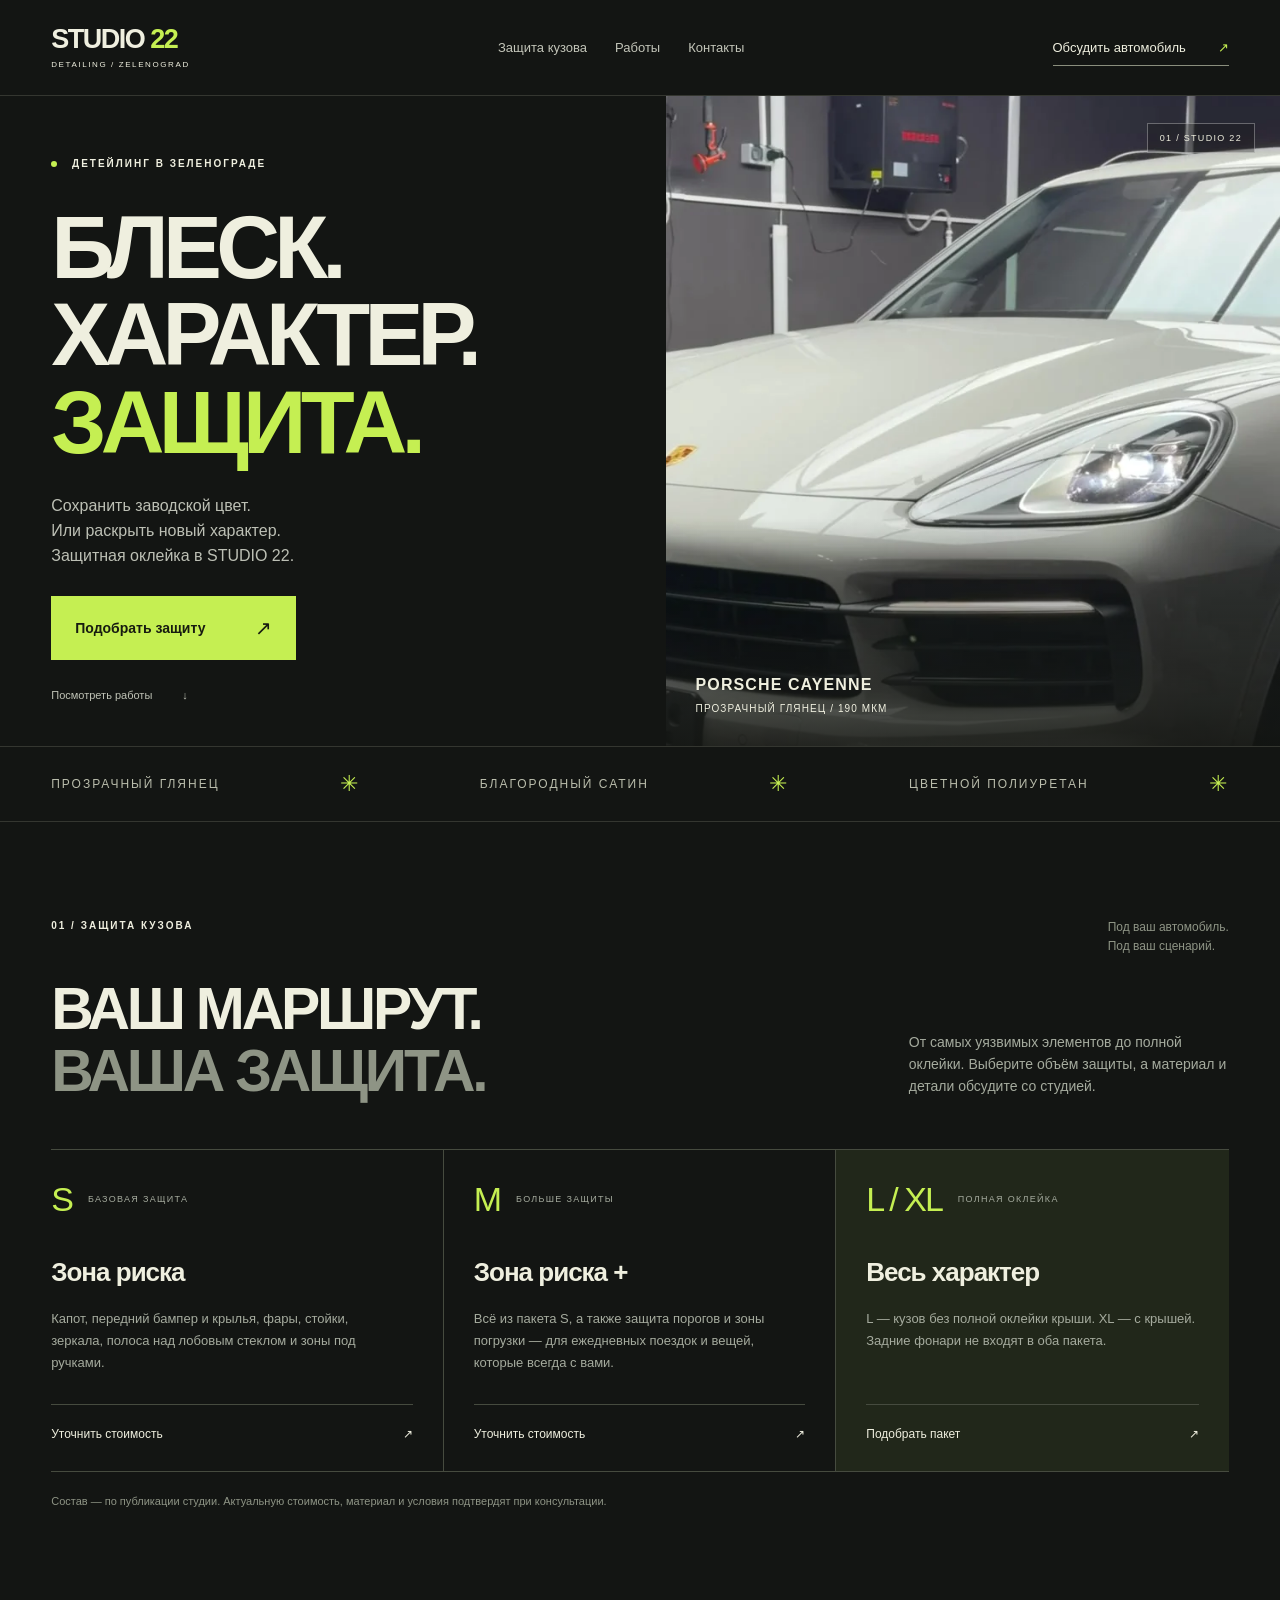
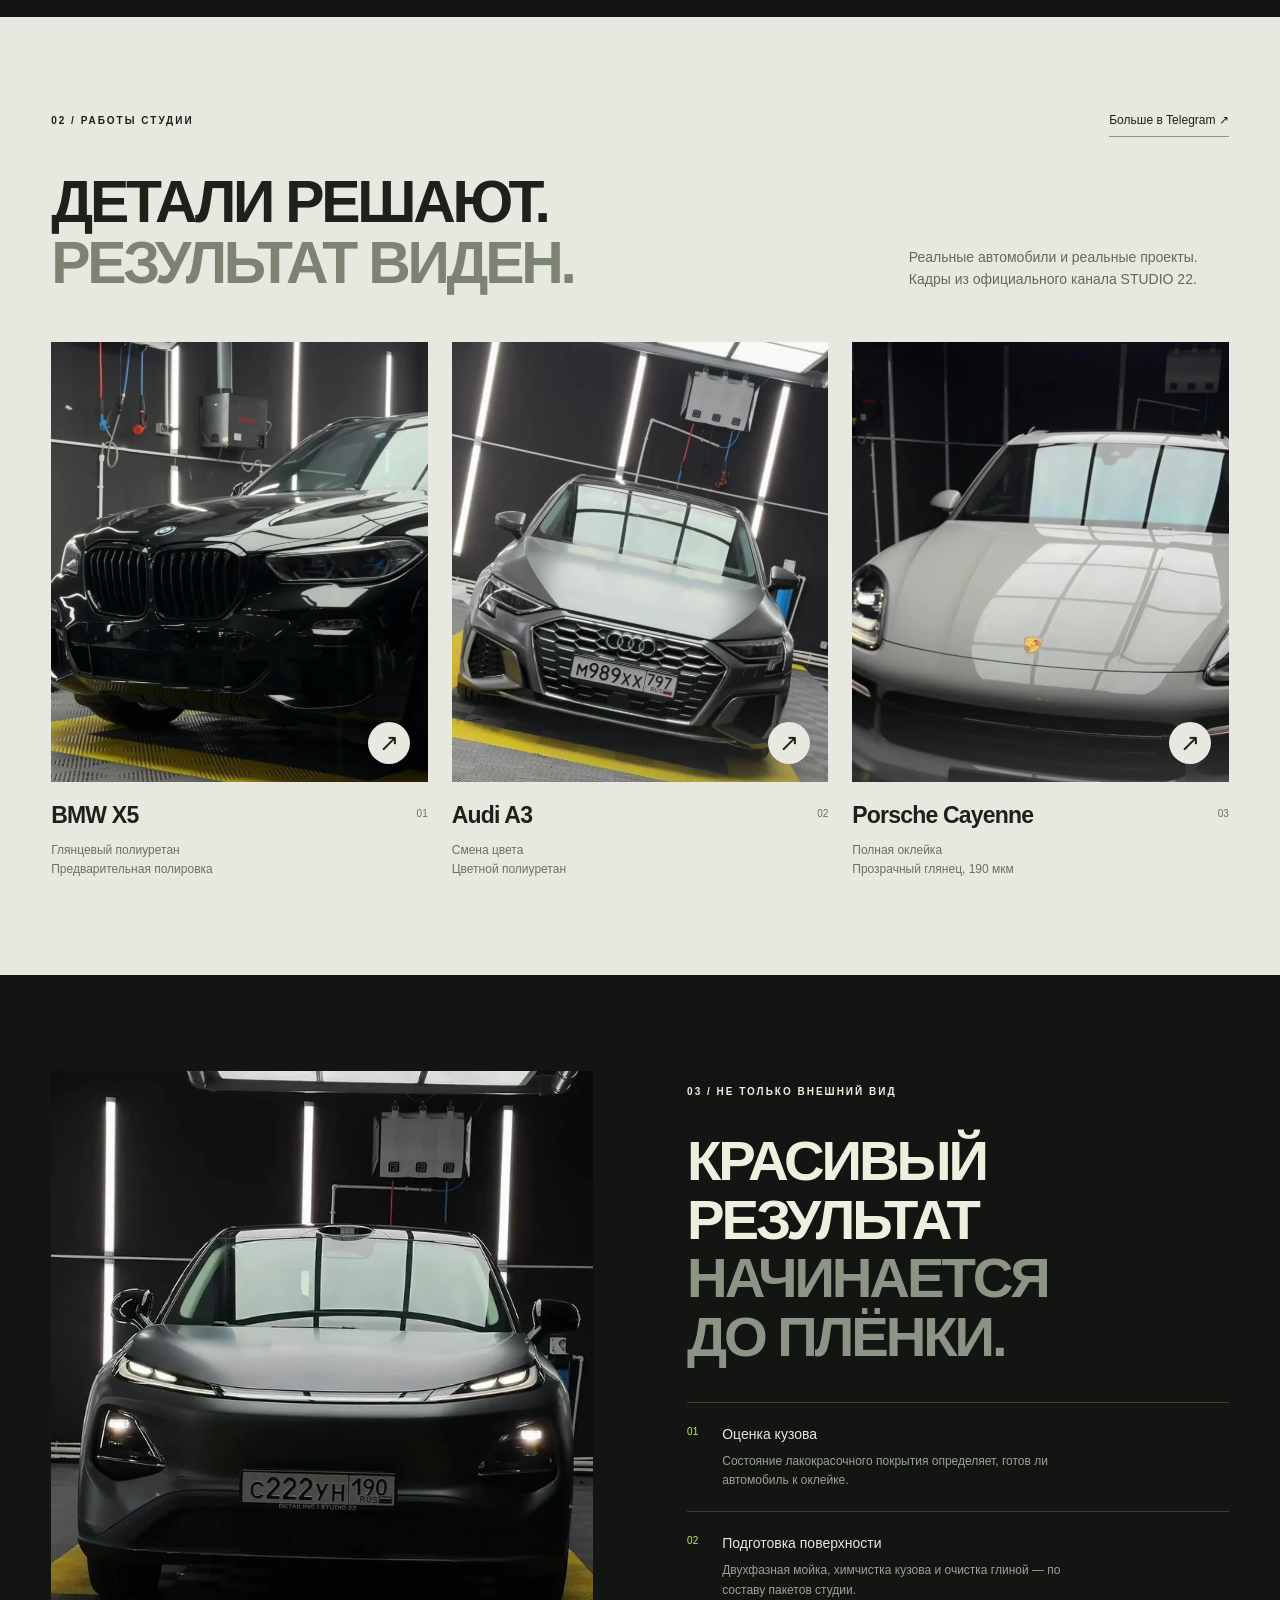
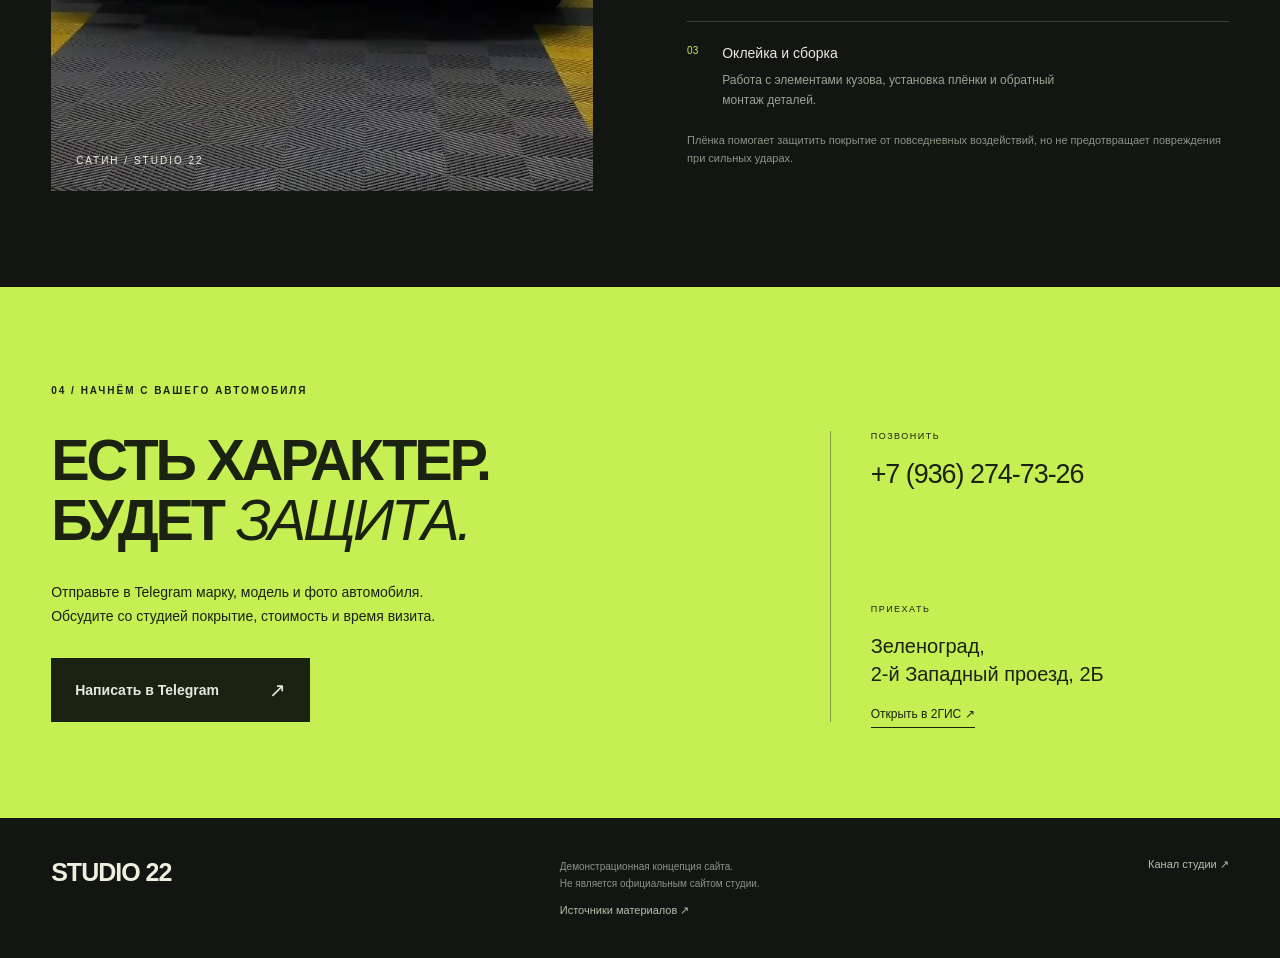
<file: index.html>
<!doctype html>
<html lang="ru">
<head>
<meta charset="utf-8"><meta name="viewport" content="width=device-width,initial-scale=1">
<title>STUDIO 22 — защита кузова и детейлинг в Зеленограде</title>
<meta name="description" content="Защитная оклейка, сатин и цветной полиуретан. Работы STUDIO 22 в Зеленограде. Демонстрационная концепция сайта.">
<meta name="theme-color" content="#131513"><meta name="robots" content="noindex,nofollow">
<link rel="icon" href="favicon.svg" type="image/svg+xml"><link rel="stylesheet" href="style.css">
<script defer src="app.js"></script>
</head>
<body>
<a class="skip" href="#main">К содержанию</a>
<header class="header"><a class="logo" href="#" aria-label="STUDIO 22 — главная">STUDIO<span>22</span><small>DETAILING / ZELENOGRAD</small></a><nav id="navigation" aria-label="Навигация"><a href="#protection">Защита кузова</a><a href="#works">Работы</a><a href="#contacts">Контакты</a></nav><a class="header-contact" href="https://t.me/detailing_studio22" target="_blank" rel="noopener">Обсудить автомобиль <span>↗</span></a><button class="menu" aria-expanded="false" aria-controls="navigation" aria-label="Открыть меню"><span></span><span></span></button></header>
<main id="main">
<section class="hero"><div class="hero-copy"><p class="eyebrow"><span class="dot"></span> ДЕТЕЙЛИНГ В ЗЕЛЕНОГРАДЕ</p><h1>БЛЕСК.<br>ХАРАКТЕР.<br><em>ЗАЩИТА.</em></h1><p class="hero-description">Сохранить заводской цвет.<br>Или раскрыть новый характер.<br>Защитная оклейка в STUDIO 22.</p><a class="button lime" href="https://t.me/detailing_studio22" target="_blank" rel="noopener">Подобрать защиту <span>↗</span></a><a class="hero-down" href="#works">Посмотреть работы <span>↓</span></a></div><div class="hero-visual"><img src="hero.webp" width="720" height="1280" alt="Porsche Cayenne в студии STUDIO 22 — кадр из видео выполненной оклейки" fetchpriority="high"><div class="image-caption"><span>PORSCHE CAYENNE</span><span>ПРОЗРАЧНЫЙ ГЛЯНЕЦ / 190 МКМ</span></div><span class="image-counter">01 / STUDIO 22</span></div></section>
<div class="ticker" aria-label="Виды покрытия"><span>ПРОЗРАЧНЫЙ ГЛЯНЕЦ</span><i>✳</i><span>БЛАГОРОДНЫЙ САТИН</span><i>✳</i><span>ЦВЕТНОЙ ПОЛИУРЕТАН</span><i>✳</i></div>
<section class="protection section" id="protection"><div class="section-top"><p class="eyebrow">01 / ЗАЩИТА КУЗОВА</p><p class="small-note">Под ваш автомобиль.<br>Под ваш сценарий.</p></div><div class="section-heading"><h2>ВАШ МАРШРУТ.<br><span>ВАША ЗАЩИТА.</span></h2><p>От самых уязвимых элементов до полной оклейки. Выберите объём защиты, а материал и детали обсудите со студией.</p></div><div class="packages"><article><div class="package-label">S <span>БАЗОВАЯ ЗАЩИТА</span></div><h3>Зона риска</h3><p>Капот, передний бампер и крылья, фары, стойки, зеркала, полоса над лобовым стеклом и зоны под ручками.</p><a href="https://t.me/detailing_studio22" target="_blank" rel="noopener">Уточнить стоимость <span>↗</span></a></article><article><div class="package-label">M <span>БОЛЬШЕ ЗАЩИТЫ</span></div><h3>Зона риска +</h3><p>Всё из пакета S, а также защита порогов и зоны погрузки — для ежедневных поездок и вещей, которые всегда с вами.</p><a href="https://t.me/detailing_studio22" target="_blank" rel="noopener">Уточнить стоимость <span>↗</span></a></article><article class="package-full"><div class="package-label">L / XL <span>ПОЛНАЯ ОКЛЕЙКА</span></div><h3>Весь характер</h3><p>L — кузов без полной оклейки крыши. XL — с крышей. Задние фонари не входят в оба пакета.</p><a href="https://t.me/detailing_studio22" target="_blank" rel="noopener">Подобрать пакет <span>↗</span></a></article></div><p class="fineprint">Состав — по публикации студии. Актуальную стоимость, материал и условия подтвердят при консультации.</p></section>
<section class="works section" id="works"><div class="section-top"><p class="eyebrow">02 / РАБОТЫ СТУДИИ</p><a class="text-link" href="https://t.me/s/detailingstudio_22" target="_blank" rel="noopener">Больше в Telegram ↗</a></div><div class="section-heading"><h2>ДЕТАЛИ РЕШАЮТ.<br><span>РЕЗУЛЬТАТ ВИДЕН.</span></h2><p>Реальные автомобили и реальные проекты.<br>Кадры из официального канала STUDIO 22.</p></div><div class="work-grid"><a class="work-card" href="https://t.me/detailingstudio_22/50" target="_blank" rel="noopener"><div class="work-image"><img src="bmw.webp" width="720" height="960" loading="lazy" decoding="async" alt="Чёрный BMW X5 в STUDIO 22 после оклейки"><span class="round-arrow">↗</span></div><div class="work-info"><h3>BMW X5</h3><span>01</span><p>Глянцевый полиуретан<br>Предварительная полировка</p></div></a><a class="work-card" href="https://t.me/detailingstudio_22/48" target="_blank" rel="noopener"><div class="work-image"><img src="audi.webp" width="720" height="960" loading="lazy" decoding="async" alt="Audi A3 после смены цвета в STUDIO 22"><span class="round-arrow">↗</span></div><div class="work-info"><h3>Audi A3</h3><span>02</span><p>Смена цвета<br>Цветной полиуретан</p></div></a><a class="work-card" href="https://t.me/detailingstudio_22/47" target="_blank" rel="noopener"><div class="work-image"><img src="porsche.webp" width="720" height="960" loading="lazy" decoding="async" alt="Серый Porsche Cayenne — работа STUDIO 22"><span class="round-arrow">↗</span></div><div class="work-info"><h3>Porsche Cayenne</h3><span>03</span><p>Полная оклейка<br>Прозрачный глянец, 190 мкм</p></div></a></div></section>
<section class="finish section"><div class="finish-image"><img src="satin.webp" width="720" height="960" loading="lazy" decoding="async" alt="Автомобиль с сатиновой оклейкой в студии — кадр из официального видео"><span>САТИН / STUDIO 22</span></div><div class="finish-copy"><p class="eyebrow">03 / НЕ ТОЛЬКО ВНЕШНИЙ ВИД</p><h2>КРАСИВЫЙ<br>РЕЗУЛЬТАТ<br><span>НАЧИНАЕТСЯ<br>ДО ПЛЁНКИ.</span></h2><div class="process-row"><span>01</span><p><b>Оценка кузова</b>Состояние лакокрасочного покрытия определяет, готов ли автомобиль к оклейке.</p></div><div class="process-row"><span>02</span><p><b>Подготовка поверхности</b>Двухфазная мойка, химчистка кузова и очистка глиной — по составу пакетов студии.</p></div><div class="process-row"><span>03</span><p><b>Оклейка и сборка</b>Работа с элементами кузова, установка плёнки и обратный монтаж деталей.</p></div><p class="fineprint">Плёнка помогает защитить покрытие от повседневных воздействий, но не предотвращает повреждения при сильных ударах.</p></div></section>
<section class="contact section" id="contacts"><p class="eyebrow">04 / НАЧНЁМ С ВАШЕГО АВТОМОБИЛЯ</p><div class="contact-grid"><div><h2>ЕСТЬ ХАРАКТЕР.<br>БУДЕТ <em>ЗАЩИТА.</em></h2><p>Отправьте в Telegram марку, модель и фото автомобиля.<br>Обсудите со студией покрытие, стоимость и время визита.</p><a class="button dark" href="https://t.me/detailing_studio22" target="_blank" rel="noopener">Написать в Telegram <span>↗</span></a></div><div class="contact-details"><div><span>ПОЗВОНИТЬ</span><a class="phone" href="tel:+79362747326">+7 (936) 274-73-26</a></div><div><span>ПРИЕХАТЬ</span><p>Зеленоград,<br>2-й Западный проезд, 2Б</p><a class="map-link" href="https://2gis.ru/moscow/firm/70000001113446017" target="_blank" rel="noopener">Открыть в 2ГИС ↗</a></div></div></div></section>
</main>
<footer><a class="footer-logo" href="#">STUDIO 22</a><div><p>Демонстрационная концепция сайта.<br>Не является официальным сайтом студии.</p><a href="sources.html">Источники материалов ↗</a></div><a href="https://t.me/s/detailingstudio_22" target="_blank" rel="noopener">Канал студии ↗</a></footer>
<div class="mobile-action"><a href="tel:+79362747326" aria-label="Позвонить в STUDIO 22">Позвонить</a><a href="https://t.me/detailing_studio22" target="_blank" rel="noopener">Подобрать защиту ↗</a></div>
</body></html>
</file>
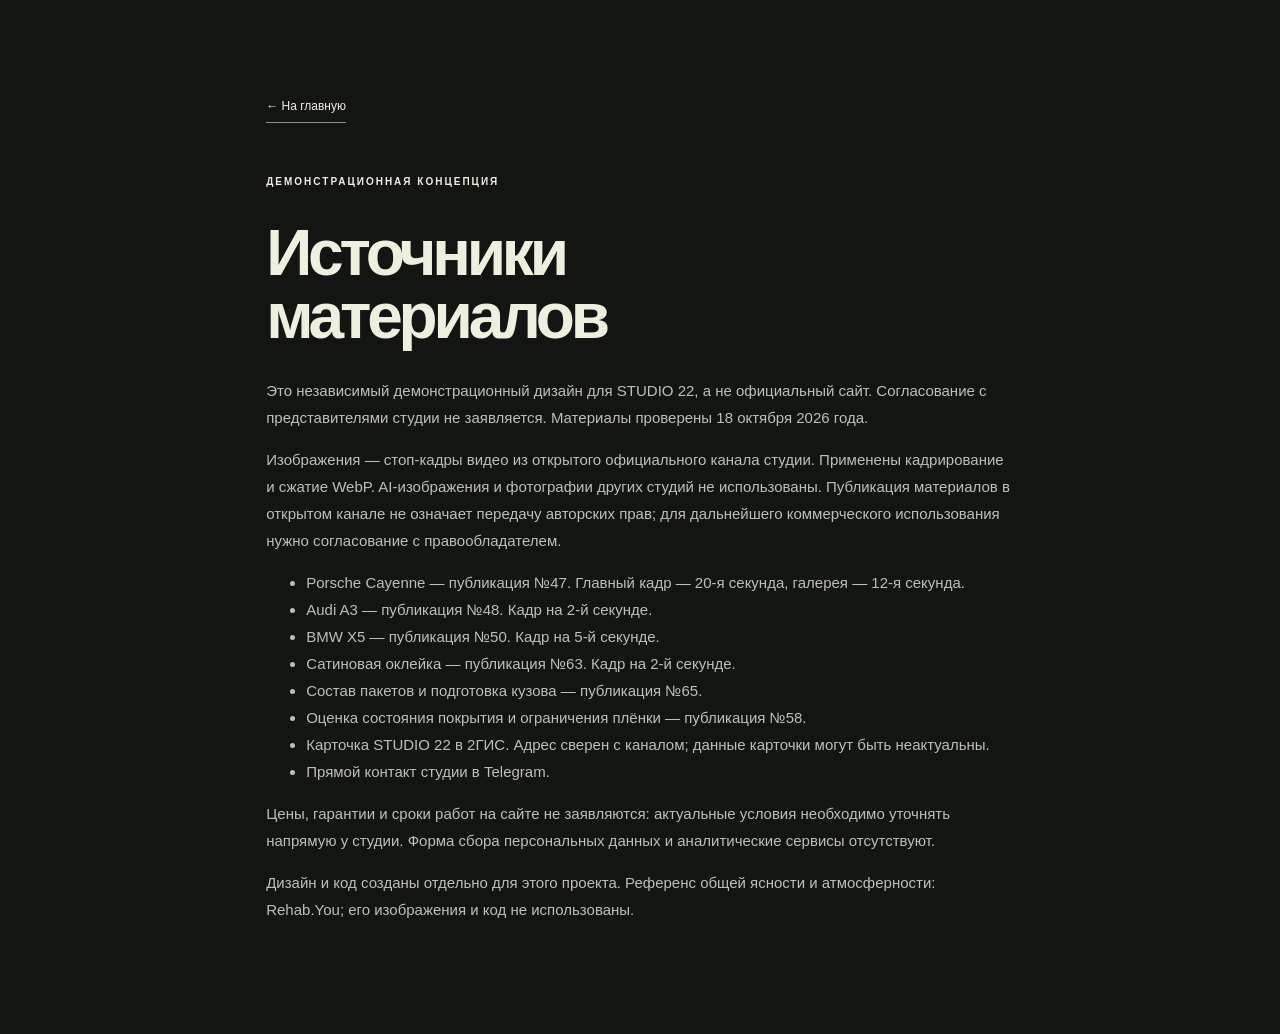
<file: sources.html>
<!doctype html><html lang="ru"><head><meta charset="utf-8"><meta name="viewport" content="width=device-width,initial-scale=1"><meta name="robots" content="noindex,nofollow"><title>Источники — STUDIO 22</title><link rel="icon" href="favicon.svg"><link rel="stylesheet" href="style.css"></head><body><main class="section" style="max-width:850px;min-height:100vh"><a class="text-link" href="index.html">← На главную</a><p class="eyebrow" style="margin-top:60px">ДЕМОНСТРАЦИОННАЯ КОНЦЕПЦИЯ</p><h1 style="font-size:clamp(36px,7vw,64px)">Источники<br>материалов</h1><div style="font-size:15px;line-height:1.8;color:#bdc0b5"><p>Это независимый демонстрационный дизайн для STUDIO 22, а не официальный сайт. Согласование с представителями студии не заявляется. Материалы проверены 18 октября 2026 года.</p><p>Изображения — стоп-кадры видео из открытого официального канала студии. Применены кадрирование и сжатие WebP. AI-изображения и фотографии других студий не использованы. Публикация материалов в открытом канале не означает передачу авторских прав; для дальнейшего коммерческого использования нужно согласование с правообладателем.</p><ul><li><a href="https://t.me/detailingstudio_22/47">Porsche Cayenne — публикация №47</a>. Главный кадр — 20-я секунда, галерея — 12-я секунда.</li><li><a href="https://t.me/detailingstudio_22/48">Audi A3 — публикация №48</a>. Кадр на 2-й секунде.</li><li><a href="https://t.me/detailingstudio_22/50">BMW X5 — публикация №50</a>. Кадр на 5-й секунде.</li><li><a href="https://t.me/detailingstudio_22/63">Сатиновая оклейка — публикация №63</a>. Кадр на 2-й секунде.</li><li><a href="https://t.me/detailingstudio_22/65">Состав пакетов и подготовка кузова — публикация №65</a>.</li><li><a href="https://t.me/detailingstudio_22/58">Оценка состояния покрытия и ограничения плёнки — публикация №58</a>.</li><li><a href="https://2gis.ru/moscow/firm/70000001113446017">Карточка STUDIO 22 в 2ГИС</a>. Адрес сверен с каналом; данные карточки могут быть неактуальны.</li><li><a href="https://t.me/detailing_studio22">Прямой контакт студии в Telegram</a>.</li></ul><p>Цены, гарантии и сроки работ на сайте не заявляются: актуальные условия необходимо уточнять напрямую у студии. Форма сбора персональных данных и аналитические сервисы отсутствуют.</p><p>Дизайн и код созданы отдельно для этого проекта. Референс общей ясности и атмосферности: <a href="https://rehabyou.ru/">Rehab.You</a>; его изображения и код не использованы.</p></div></main></body></html>
</file>
<file: style.css>
*{box-sizing:border-box}html{scroll-behavior:smooth;scroll-padding-top:95px}body{margin:0;background:#131513;color:#efefdf;font-family:Arial,Helvetica,sans-serif;-webkit-font-smoothing:antialiased}a{color:inherit;text-decoration:none}button{font:inherit}img{display:block;width:100%;height:100%;object-fit:cover}a,button{-webkit-tap-highlight-color:transparent}a:focus-visible,button:focus-visible{outline:3px solid #c5ef52;outline-offset:5px}::selection{background:#c5ef52;color:#131513}.skip{position:fixed;left:15px;top:-60px;z-index:50;background:#c5ef52;color:#111;padding:15px}.skip:focus{top:15px}.header{height:96px;padding:0 4%;display:flex;align-items:center;justify-content:space-between;gap:28px;border-bottom:1px solid #343630;position:relative;z-index:20;background:#131513}.logo{font-size:27px;font-weight:900;letter-spacing:-1.5px;line-height:.9;white-space:nowrap}.logo span{color:#c5ef52;margin-left:6px}.logo small{display:block;letter-spacing:1.6px;font-size:8px;font-weight:400;margin-top:9px}nav{display:flex;gap:28px;font-size:13px;color:#c3c5b9}nav a:hover{color:#c5ef52}.header-contact{font-size:13px;border-bottom:1px solid #8a8e7d;padding:10px 0;display:flex;gap:32px}.header-contact span{color:#c5ef52}.menu{display:none}.hero{display:grid;grid-template-columns:52% 48%;min-height:650px;max-width:1800px;margin:auto}.hero-copy{padding:60px 5% 44px 7.7%;position:relative}.eyebrow{font-size:10px;letter-spacing:2px;line-height:1.6;font-weight:600;margin:0 0 32px}.dot{display:inline-block;width:6px;height:6px;background:#c5ef52;border-radius:50%;margin-right:10px;vertical-align:middle}h1,h2,h3,p{margin-top:0}h1{font-size:clamp(58px,6.9vw,112px);font-weight:900;letter-spacing:-.065em;line-height:.99;margin:0 0 28px}h1 em{color:#c5ef52;font-style:normal}h2{font-size:clamp(36px,4.6vw,72px);line-height:1.04;letter-spacing:-.055em;font-weight:800;margin-bottom:0}h2 span{color:#8e9485}h2 em{font-style:italic;font-weight:500}.hero-description{font-size:16px;line-height:1.55;color:#bdc0b5;margin-bottom:27px}.button{display:inline-flex;align-items:center;justify-content:space-between;gap:50px;padding:20px 24px;font-size:14px;font-weight:600;min-height:58px;transition:background .2s,transform .2s}.button:hover{transform:translateY(-2px)}.lime{background:#c5ef52;color:#171b10}.lime:hover{background:#d8ff70}.button span{font-size:20px;font-weight:400}.hero-down{font-size:11px;display:flex;gap:30px;width:max-content;margin-top:29px;color:#c0c3b6}.hero-visual{position:relative;min-width:0;overflow:hidden}.hero-visual>img{position:absolute;inset:0;object-position:center 52%}.hero-visual:after{content:'';position:absolute;inset:0;background:linear-gradient(0deg,rgba(12,14,10,.8),transparent 35%)}.image-caption{position:absolute;bottom:32px;left:30px;z-index:1;display:flex;flex-direction:column;gap:9px;font-size:10px;letter-spacing:1.1px}.image-caption span:first-child{font-size:16px;font-weight:700}.image-counter{position:absolute;right:25px;top:27px;font-size:9px;letter-spacing:1.3px;padding:9px 12px;border:1px solid #ffffff50;background:#13151350}.ticker{border-top:1px solid #343630;border-bottom:1px solid #343630;padding:24px 4%;display:flex;align-items:center;justify-content:space-between;gap:20px;font-size:12px;letter-spacing:2px;color:#babdac}.ticker i{color:#c5ef52;font-size:22px;font-style:normal}.section{padding:96px 4%;max-width:1800px;margin:auto}.section-top{display:flex;justify-content:space-between;align-items:flex-start}.small-note{font-size:12px;line-height:1.6;color:#8e9485}.section-heading{display:flex;align-items:flex-end;justify-content:space-between;gap:50px;margin:10px 0 48px}.section-heading>p{width:320px;max-width:35%;color:#a5ab9e;font-size:14px;line-height:1.6;margin:0 0 3px}.packages{display:grid;grid-template-columns:repeat(3,1fr);border-top:1px solid #464b3f;border-bottom:1px solid #464b3f}.packages article{padding:30px;display:flex;flex-direction:column;border-right:1px solid #464b3f}.packages article:first-child{padding-left:0}.packages article:last-child{border-right:0}.package-label{font-size:34px;letter-spacing:-2px;display:flex;align-items:center;gap:16px;color:#c5ef52;margin-bottom:38px}.package-label span{font-size:9px;letter-spacing:1.3px;color:#a5ab9e}.packages h3{font-size:26px;letter-spacing:-1px;margin-bottom:20px}.packages p{font-size:13px;line-height:1.7;color:#a5ab9e;max-width:350px;margin-bottom:30px}.packages a{font-size:12px;display:flex;justify-content:space-between;padding-top:22px;border-top:1px solid #464b3f;margin-top:auto;gap:10px}.packages a:hover{color:#c5ef52}.package-full{background:#21271a}.fineprint{font-size:11px;line-height:1.65;color:#8e9485;margin-top:20px;max-width:720px}.works{background:#e7e8df;color:#1c211a;max-width:none}.works .section-heading,.works .section-top,.works .work-grid{max-width:1656px;margin-left:auto;margin-right:auto}.works h2 span{color:#7c8373}.works .section-heading>p{color:#626a5a}.text-link{font-size:12px;border-bottom:1px solid #8e9485;padding-bottom:9px}.work-grid{display:grid;grid-template-columns:repeat(3,1fr);gap:24px}.work-image{height:440px;position:relative;overflow:hidden;background:#292c26}.work-image img{transition:transform .6s;object-position:center}.work-card:hover img{transform:scale(1.035)}.round-arrow{position:absolute;bottom:18px;right:18px;width:42px;height:42px;background:#e7e8df;color:#1c211a;border-radius:50%;display:grid;place-items:center;font-size:24px}.work-info{padding-top:20px;display:grid;grid-template-columns:1fr auto}.work-info h3{font-size:23px;letter-spacing:-.8px;margin-bottom:12px}.work-info>span{font-size:10px;padding-top:6px;color:#69715f}.work-info p{font-size:12px;line-height:1.6;color:#69715f;margin-bottom:0}.finish{display:grid;grid-template-columns:1fr 1fr;gap:8%;align-items:center}.finish-image{height:720px;position:relative}.finish-image>span{position:absolute;bottom:25px;left:25px;font-size:10px;letter-spacing:2px}.finish-copy h2{font-size:clamp(38px,4.4vw,68px);margin-bottom:35px}.process-row{display:flex;gap:24px;border-top:1px solid #3b4035;padding-top:20px;margin-top:20px}.process-row>span{font-size:10px;color:#c5ef52;padding-top:3px}.process-row p{font-size:12px;line-height:1.65;color:#9ca492;margin-bottom:0;max-width:370px}.process-row b{display:block;font-size:14px;color:#e7e8df;font-weight:400;margin-bottom:6px}.contact{background:#c5ef52;color:#1b2211;max-width:none}.contact-grid{display:grid;grid-template-columns:1.8fr 1fr;gap:60px}.contact h2{font-size:clamp(36px,4.5vw,72px);margin-bottom:30px}.contact-grid>div>p{font-size:14px;line-height:1.7;margin-bottom:30px}.dark{background:#1b2211;color:#e7e8df}.dark:hover{background:#354321}.contact-details{border-left:1px solid #849c48;padding-left:40px;display:flex;flex-direction:column;justify-content:space-between;gap:30px}.contact-details>div>span{display:block;font-size:9px;letter-spacing:1.5px;margin-bottom:18px}.phone{font-size:clamp(19px,2.1vw,32px);letter-spacing:-1px;white-space:nowrap}.contact-details p{font-size:20px;line-height:1.4;margin-bottom:16px}.map-link{font-size:12px;border-bottom:1px solid #1b2211;padding-bottom:6px}footer{padding:40px 4%;display:flex;align-items:flex-start;justify-content:space-between;gap:35px}footer .footer-logo{font-size:25px;letter-spacing:-1px;font-weight:800}footer p{font-size:10px;line-height:1.7;color:#8e9485;margin-bottom:8px}footer div a,footer>a:last-child{font-size:11px;color:#b8bfaa}.mobile-action{display:none}@media(min-width:1600px){.hero{min-height:800px}.hero-copy{padding-top:90px}.work-image{height:550px}}
@media(max-width:900px){.header{padding:0 24px;height:82px;gap:20px}.header-contact{display:none}.hero-copy{padding:45px 24px}.hero{min-height:620px}.hero h1{font-size:7.5vw}.hero-description{font-size:14px}.section{padding:72px 24px}.packages article{padding:24px 20px}.package-label{font-size:28px;gap:10px}.package-label span{font-size:8px}.packages h3{font-size:23px}.work-grid{gap:16px}.work-image{height:340px}.finish{gap:36px}.finish-image{height:650px}.contact-grid{gap:30px}.contact-details{padding-left:24px}.ticker{font-size:10px;letter-spacing:1px}}
@media(max-width:600px){html{scroll-padding-top:80px}.header{height:76px;padding:0 20px}.logo{font-size:24px}.logo small{font-size:7px}.menu{display:flex;flex-direction:column;gap:6px;justify-content:center;align-items:center;width:44px;height:44px;border:1px solid #4b5240;background:transparent;color:#efefdf}.menu span{width:19px;height:1px;background:currentColor;transition:transform .2s}.menu[aria-expanded=true] span:first-child{transform:translateY(3.5px) rotate(45deg)}.menu[aria-expanded=true] span:last-child{transform:translateY(-3.5px) rotate(-45deg)}nav{display:none;position:absolute;left:0;top:76px;right:0;flex-direction:column;gap:0;background:#20251b;border-bottom:1px solid #515d40;padding:14px 20px}nav.open{display:flex}nav a{padding:16px 8px;font-size:18px}.hero{display:flex;flex-direction:column;min-height:0}.hero-copy{padding:34px 20px 30px}.eyebrow{font-size:9px;letter-spacing:1.3px;margin-bottom:26px}.hero h1{font-size:clamp(53px,14vw,76px);letter-spacing:-.065em;line-height:1;margin-bottom:22px}.hero-description{font-size:14px;line-height:1.5;margin-bottom:24px}.hero .button{width:100%;padding:18px 22px}.hero-down{margin-top:20px;font-size:11px}.hero-visual{height:460px;margin:0 12px 12px}.hero-visual>img{object-position:center 47%}.image-caption{left:20px;bottom:24px}.image-caption span:first-child{font-size:15px}.image-caption span:last-child{font-size:9px}.image-counter{right:16px;top:18px}.ticker{padding:20px;gap:10px;flex-wrap:wrap;justify-content:center;font-size:8px;letter-spacing:1px}.ticker i{font-size:13px}.ticker i:last-child{display:none}.section{padding:60px 20px}.small-note{display:none}.section-heading{display:block;margin:0 0 30px}.section-heading h2{font-size:clamp(34px,9vw,48px);letter-spacing:-.05em}.section-heading>p{max-width:none;width:auto;margin-top:24px;font-size:13px;max-width:360px}.packages{grid-template-columns:1fr}.packages article,.packages article:first-child{padding:26px 20px;border-right:0;border-bottom:1px solid #464b3f}.packages article:last-child{border-bottom:0}.package-label{font-size:32px;margin-bottom:22px}.package-label span{font-size:9px;letter-spacing:1.5px}.packages h3{font-size:26px;margin-bottom:15px}.packages p{font-size:13px;margin-bottom:24px}.packages a{padding-top:18px;min-height:44px}.fineprint{font-size:10px}.section-top .text-link{font-size:10px;white-space:nowrap}.section-top .eyebrow{letter-spacing:1px;font-size:8px}.work-grid{grid-template-columns:1fr;gap:32px}.work-image{height:430px}.work-info{padding-top:18px}.work-info h3{font-size:24px}.work-info p{font-size:12px}.finish{display:flex;flex-direction:column-reverse;gap:32px}.finish-copy h2{font-size:42px;margin-bottom:30px}.finish-image{height:420px;width:100%}.contact-grid{grid-template-columns:1fr;gap:38px}.contact h2{font-size:clamp(34px,9vw,48px);margin-bottom:24px}.contact-grid>div>p{font-size:13px}.contact .button{width:100%}.contact-details{border-left:0;border-top:1px solid #849c48;padding:28px 0 0;display:grid;grid-template-columns:1fr;gap:28px}.contact-details p{font-size:19px}.phone{font-size:26px}.contact-details>div>span{margin-bottom:10px}footer{padding:34px 20px 104px;flex-wrap:wrap;gap:26px}footer .footer-logo{width:100%}footer div{max-width:220px}.mobile-action{display:grid;grid-template-columns:1fr 1.65fr;position:fixed;z-index:25;bottom:0;left:0;right:0;padding:10px 12px calc(10px + env(safe-area-inset-bottom));gap:8px;background:#131513f2;border-top:1px solid #414a32}.mobile-action a{font-size:12px;display:grid;place-items:center;min-height:46px;border:1px solid #4d5a39}.mobile-action a:last-child{background:#c5ef52;color:#1b2211;font-weight:600;border-color:#c5ef52}}
@media(prefers-reduced-motion:reduce){html{scroll-behavior:auto}*,*:before,*:after{transition:none!important;animation:none!important}}
</file>
